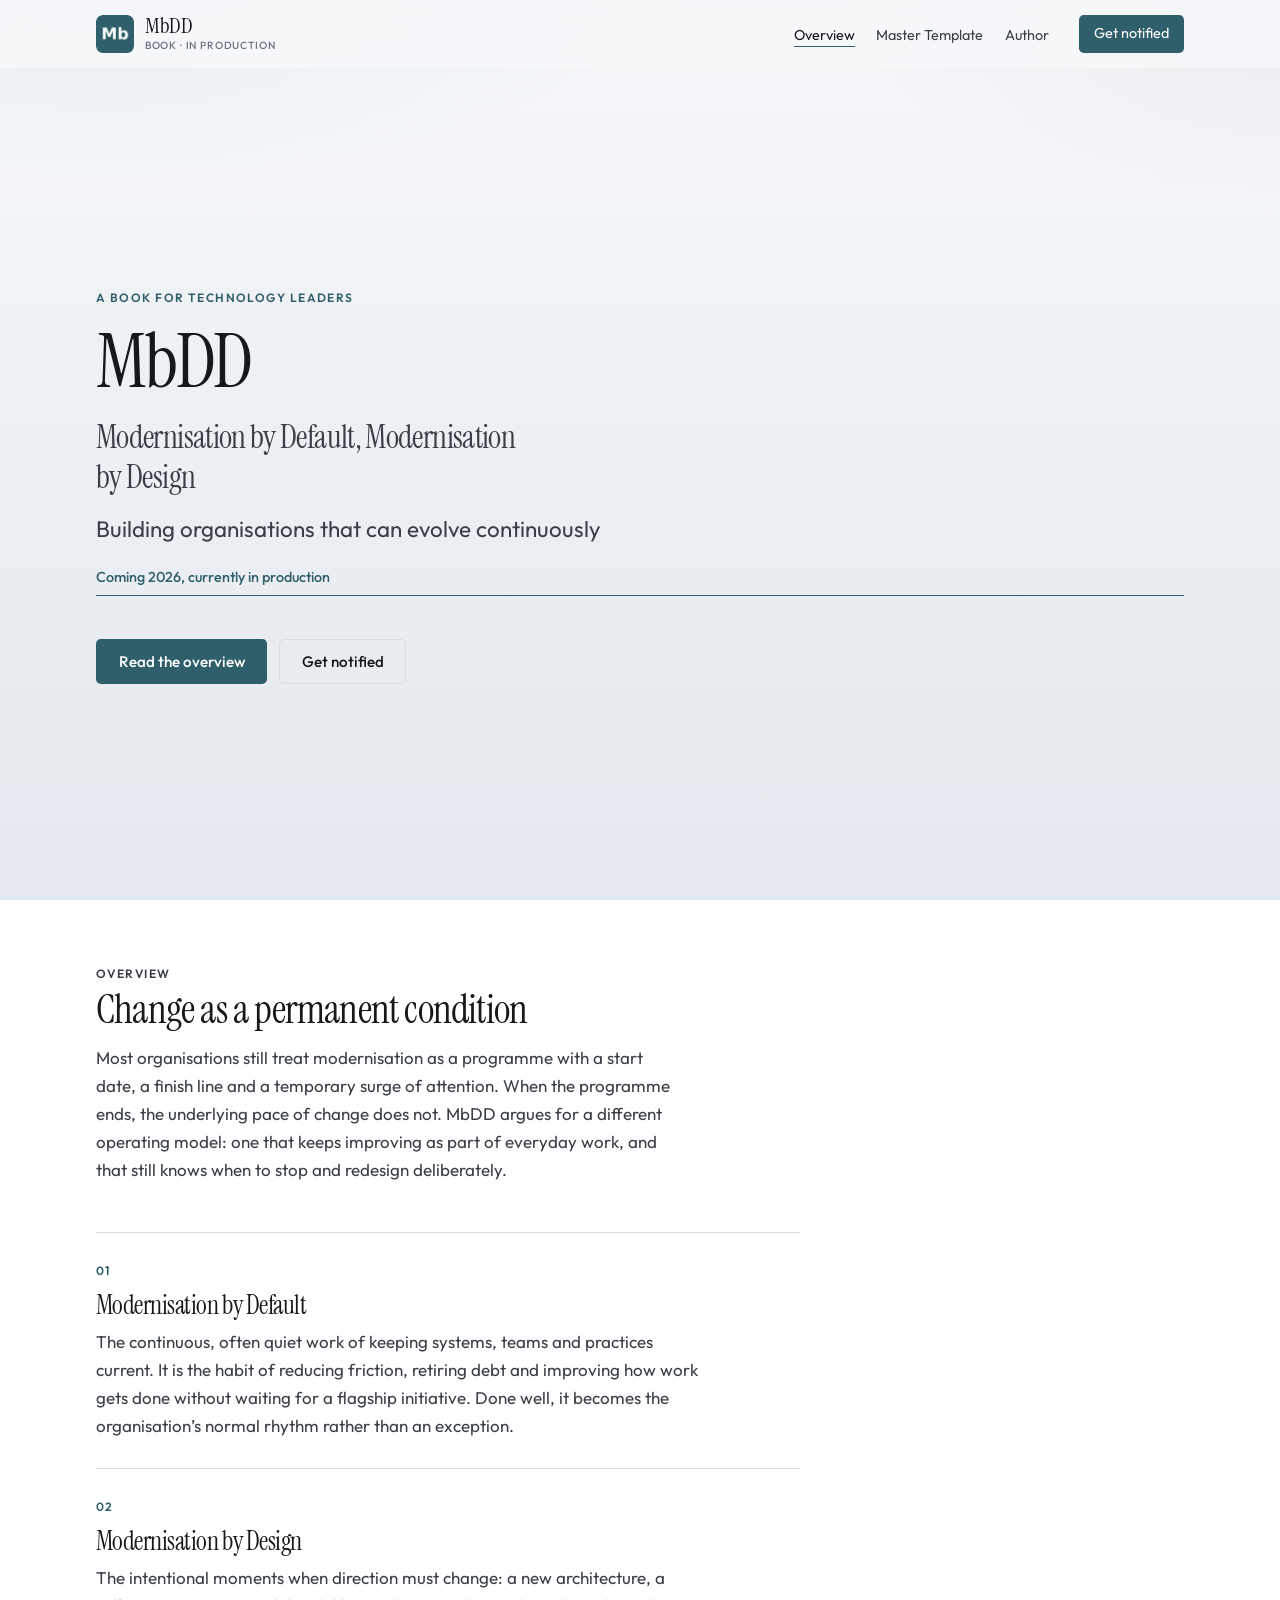
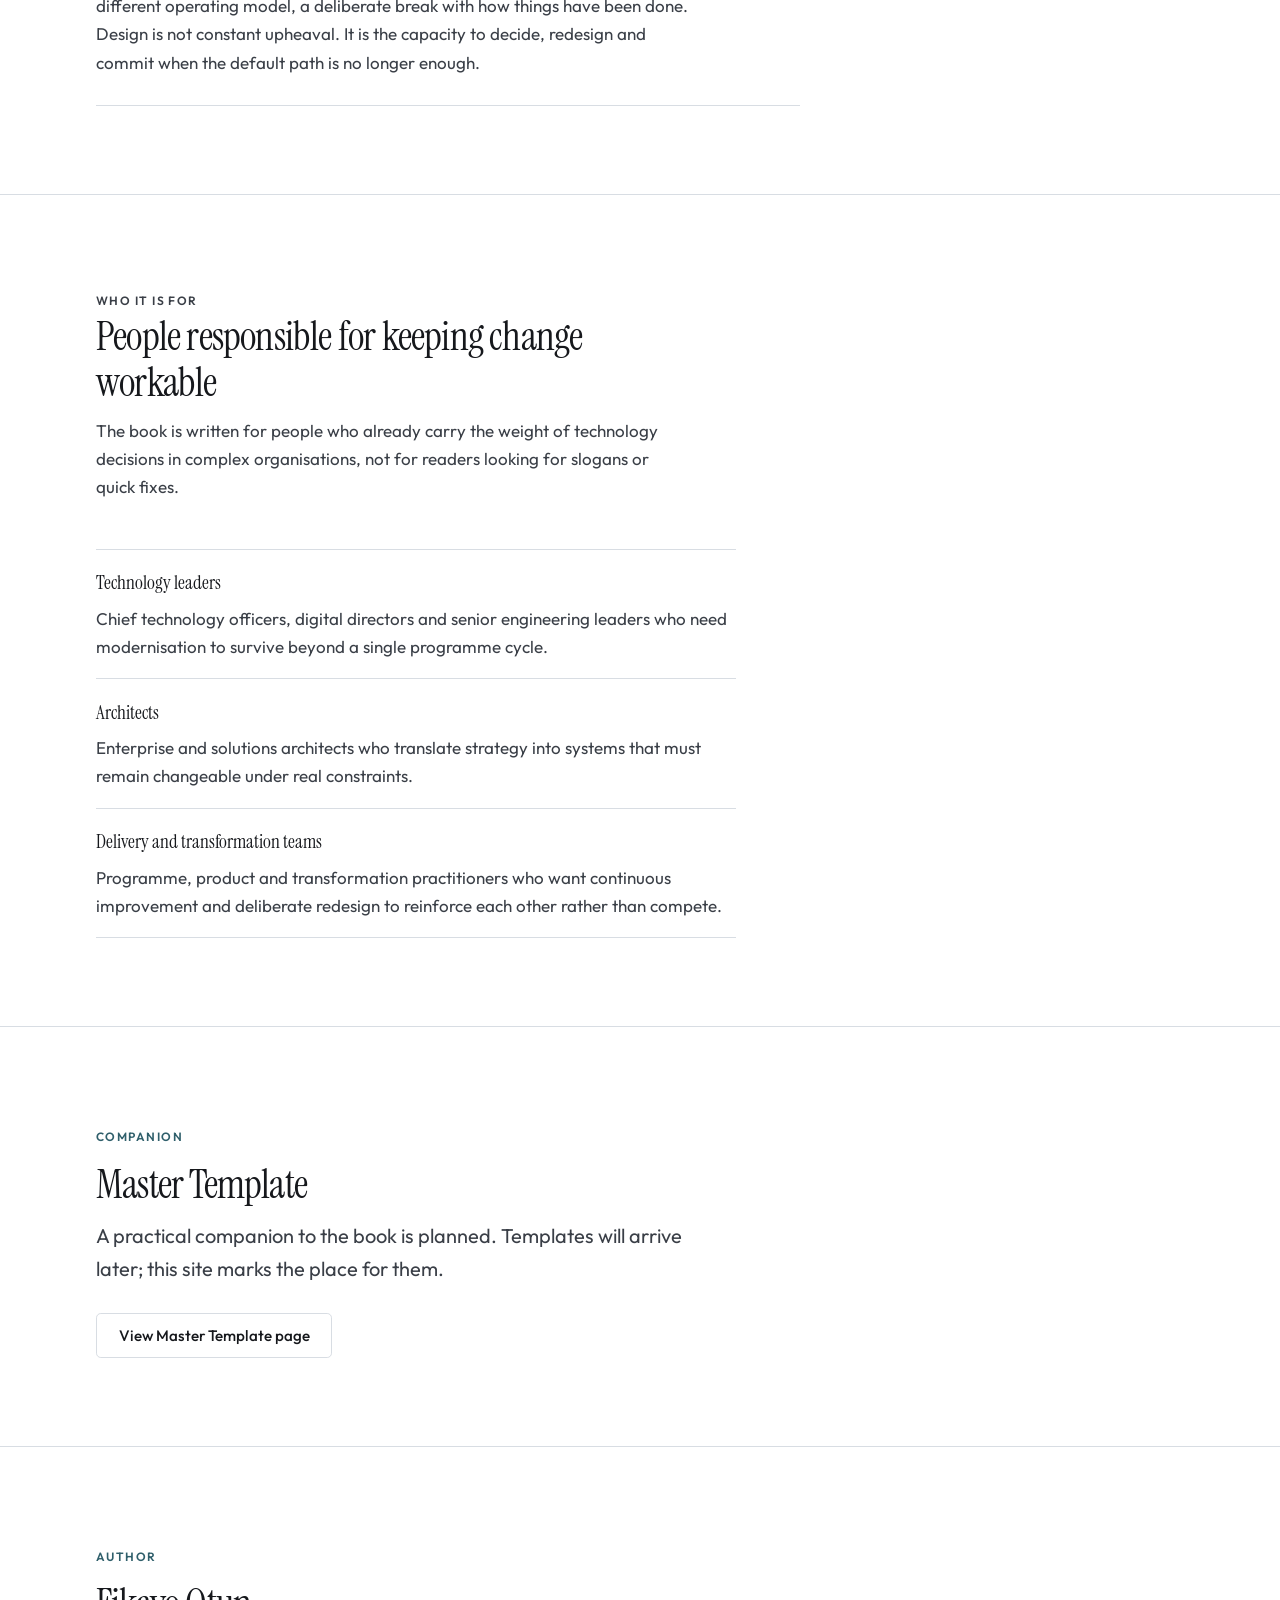
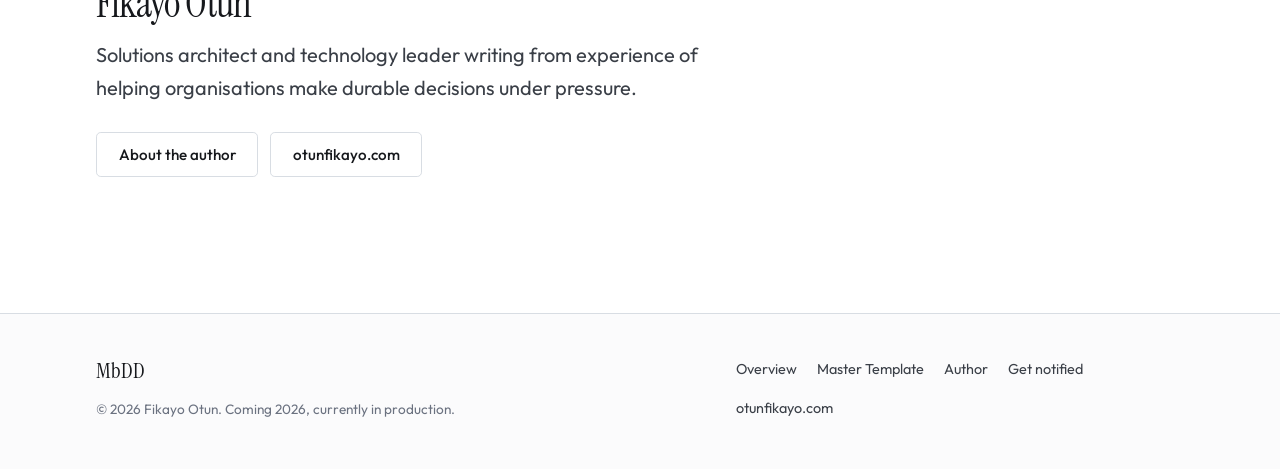
<file: index.html>
<!DOCTYPE html>
<html lang="en-GB">
  <head>
    <meta charset="utf-8" />
    <meta name="viewport" content="width=device-width, initial-scale=1" />
    <title>MbDD: Modernisation by Default, Modernisation by Design</title>
    <meta
      name="description"
      content="MbDD is a book for technology leaders on building organisations that can evolve continuously. Coming 2026, currently in production."
    />
    <link rel="canonical" href="https://mbddbook.com/" />
    <meta name="author" content="Fikayo Otun" />
    <meta name="robots" content="index, follow" />
    <meta property="og:type" content="book" />
    <meta property="og:site_name" content="MbDD" />
    <meta property="og:locale" content="en_GB" />
    <meta
      property="og:title"
      content="MbDD: Modernisation by Default, Modernisation by Design"
    />
    <meta
      property="og:description"
      content="Building organisations that can evolve continuously. Coming 2026, currently in production."
    />
    <meta property="og:url" content="https://mbddbook.com/" />
    <meta property="og:image" content="https://mbddbook.com/assets/og-cover.png" />
    <meta property="og:image:width" content="1200" />
    <meta property="og:image:height" content="630" />
    <meta property="og:image:alt" content="MbDD book cover preview" />
    <meta name="twitter:card" content="summary_large_image" />
    <meta
      name="twitter:title"
      content="MbDD: Modernisation by Default, Modernisation by Design"
    />
    <meta
      name="twitter:description"
      content="Building organisations that can evolve continuously. Coming 2026, currently in production."
    />
    <meta name="twitter:image" content="https://mbddbook.com/assets/og-cover.png" />
    <link rel="icon" type="image/png" sizes="32x32" href="favicon-32x32.png" />
    <link rel="icon" type="image/png" sizes="16x16" href="favicon-16x16.png" />
    <link rel="icon" type="image/png" href="favicon.png" />
    <link rel="shortcut icon" href="favicon.ico" />
    <link rel="apple-touch-icon" sizes="180x180" href="apple-touch-icon.png" />
    <link rel="stylesheet" href="fonts/fonts.css" />
    <link rel="stylesheet" href="css/styles.css" />
    <script type="application/ld+json">
      {
        "@context": "https://schema.org",
        "@type": "Book",
        "name": "MbDD: Modernisation by Default, Modernisation by Design",
        "alternateName": "MbDD",
        "headline": "Building organisations that can evolve continuously",
        "description": "A book for technology leaders, architects, and delivery and transformation teams on modernisation by default and modernisation by design.",
        "inLanguage": "en-GB",
        "url": "https://mbddbook.com/",
        "image": "https://mbddbook.com/assets/og-cover.png",
        "author": {
          "@type": "Person",
          "name": "Fikayo Otun",
          "url": "https://otunfikayo.com"
        }
      }
    </script>
  </head>
  <body>
    <a class="skip-link" href="#main">Skip to content</a>

    <header class="site-header">
      <div class="wrap nav">
        <a class="brand" href="./">
          <img
            class="brand-mark"
            src="assets/mbdd-mark.png"
            alt=""
            width="40"
            height="40"
            decoding="async"
          />
          <span class="brand-text"
            >MbDD<span class="brand-tagline">Book · In production</span></span
          >
        </a>
        <button
          class="nav-toggle"
          type="button"
          aria-expanded="false"
          aria-controls="site-nav"
          aria-label="Open menu"
        >
          <span class="nav-toggle-bars" aria-hidden="true"></span>
        </button>
        <ul class="nav-list" id="site-nav">
          <li><a href="./" aria-current="page">Overview</a></li>
          <li><a href="master-template/">Master Template</a></li>
          <li><a href="author/">Author</a></li>
          <li>
            <a class="nav-cta" href="contact/">Get notified</a>
          </li>
        </ul>
      </div>
    </header>

    <main id="main">
      <section class="hero wrap">
        <p class="eyebrow reveal">A book for technology leaders</p>
        <h1 class="hero-brand reveal">MbDD</h1>
        <p class="hero-title reveal reveal-delay-1">
          Modernisation by Default, Modernisation by Design
        </p>
        <p class="hero-line reveal reveal-delay-2">
          Building organisations that can evolve continuously
        </p>
        <p class="status-pill reveal reveal-delay-3">
          Coming 2026, currently in production
        </p>
        <div class="cta-row reveal reveal-delay-3">
          <a class="btn btn-primary" href="#overview">Read the overview</a>
          <a class="btn btn-ghost" href="contact/">Get notified</a>
        </div>
      </section>

      <section class="section" id="overview" aria-labelledby="overview-heading">
        <div class="wrap">
          <div class="section-head reveal">
            <p class="eyebrow">Overview</p>
            <h2 id="overview-heading">Change as a permanent condition</h2>
            <p>
              Most organisations still treat modernisation as a programme with a
              start date, a finish line and a temporary surge of attention. When
              the programme ends, the underlying pace of change does not. MbDD
              argues for a different operating model: one that keeps improving as
              part of everyday work, and that still knows when to stop and
              redesign deliberately.
            </p>
          </div>

          <div class="ideas">
            <article class="idea reveal">
              <span class="idea-label">01</span>
              <h3>Modernisation by Default</h3>
              <p>
                The continuous, often quiet work of keeping systems, teams and
                practices current. It is the habit of reducing friction, retiring
                debt and improving how work gets done without waiting for a
                flagship initiative. Done well, it becomes the organisation’s
                normal rhythm rather than an exception.
              </p>
            </article>
            <article class="idea reveal reveal-delay-1">
              <span class="idea-label">02</span>
              <h3>Modernisation by Design</h3>
              <p>
                The intentional moments when direction must change: a new
                architecture, a different operating model, a deliberate break
                with how things have been done. Design is not constant upheaval.
                It is the capacity to decide, redesign and commit when the default
                path is no longer enough.
              </p>
            </article>
          </div>
        </div>
      </section>

      <section class="section" aria-labelledby="audience-heading">
        <div class="wrap">
          <div class="section-head reveal">
            <p class="eyebrow">Who it is for</p>
            <h2 id="audience-heading">People responsible for keeping change workable</h2>
            <p>
              The book is written for people who already carry the weight of
              technology decisions in complex organisations, not for readers
              looking for slogans or quick fixes.
            </p>
          </div>
          <ul class="audience-list">
            <li class="reveal">
              <strong>Technology leaders</strong>
              Chief technology officers, digital directors and senior engineering
              leaders who need modernisation to survive beyond a single programme
              cycle.
            </li>
            <li class="reveal reveal-delay-1">
              <strong>Architects</strong>
              Enterprise and solutions architects who translate strategy into
              systems that must remain changeable under real constraints.
            </li>
            <li class="reveal reveal-delay-2">
              <strong>Delivery and transformation teams</strong>
              Programme, product and transformation practitioners who want
              continuous improvement and deliberate redesign to reinforce each
              other rather than compete.
            </li>
          </ul>
        </div>
      </section>

      <section class="section" aria-labelledby="companion-heading">
        <div class="wrap reveal">
          <p class="eyebrow">Companion</p>
          <h2 id="companion-heading">Master Template</h2>
          <p class="lede">
            A practical companion to the book is planned. Templates will arrive
            later; this site marks the place for them.
          </p>
          <div class="cta-row">
            <a class="btn btn-ghost" href="master-template/">View Master Template page</a>
          </div>
        </div>
      </section>

      <section class="section" aria-labelledby="author-teaser-heading">
        <div class="wrap reveal">
          <p class="eyebrow">Author</p>
          <h2 id="author-teaser-heading">Fikayo Otun</h2>
          <p class="lede">
            Solutions architect and technology leader writing from experience of
            helping organisations make durable decisions under pressure.
          </p>
          <div class="cta-row">
            <a class="btn btn-ghost" href="author/">About the author</a>
            <a
              class="btn btn-ghost"
              href="https://otunfikayo.com"
              target="_blank"
              rel="noopener noreferrer"
              >otunfikayo.com</a
            >
          </div>
        </div>
      </section>
    </main>

    <footer class="site-footer">
      <div class="wrap footer-inner">
        <div>
          <a class="footer-brand" href="./">MbDD</a>
          <p class="footer-meta">
            © <span data-year></span> Fikayo Otun. Coming 2026, currently in
            production.
          </p>
        </div>
        <ul class="footer-nav">
          <li><a href="./">Overview</a></li>
          <li><a href="master-template/">Master Template</a></li>
          <li><a href="author/">Author</a></li>
          <li><a href="contact/">Get notified</a></li>
          <li>
            <a
              href="https://otunfikayo.com"
              target="_blank"
              rel="noopener noreferrer"
              >otunfikayo.com</a
            >
          </li>
        </ul>
      </div>
    </footer>

    <script src="js/main.js"></script>
  </body>
</html>
</file>
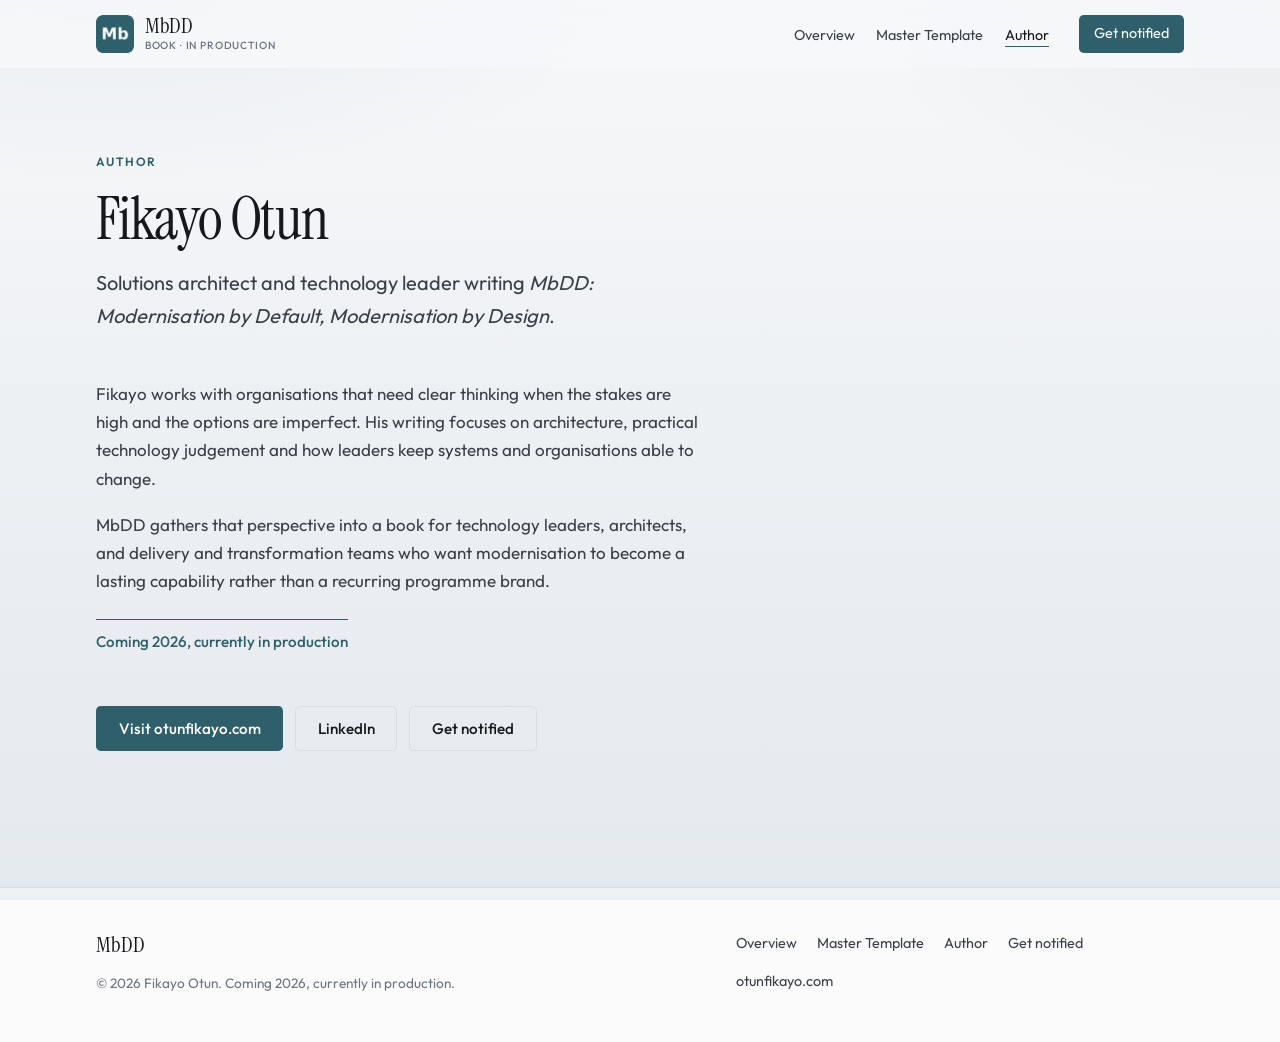
<file: author/index.html>
<!DOCTYPE html>
<html lang="en-GB">
  <head>
    <meta charset="utf-8" />
    <meta name="viewport" content="width=device-width, initial-scale=1" />
    <title>Author | MbDD</title>
    <meta
      name="description"
      content="MbDD is written by Fikayo Otun, a solutions architect and technology leader. Visit otunfikayo.com for more."
    />
    <link rel="canonical" href="https://mbddbook.com/author/" />
    <meta name="author" content="Fikayo Otun" />
    <meta name="robots" content="index, follow" />
    <meta property="og:type" content="profile" />
    <meta property="og:site_name" content="MbDD" />
    <meta property="og:locale" content="en_GB" />
    <meta property="og:title" content="Author | MbDD" />
    <meta
      property="og:description"
      content="MbDD is written by Fikayo Otun. Visit otunfikayo.com for more about his work."
    />
    <meta property="og:url" content="https://mbddbook.com/author/" />
    <meta property="og:image" content="https://mbddbook.com/assets/og-cover.png" />
    <meta property="og:image:alt" content="MbDD book cover preview" />
    <meta name="twitter:card" content="summary_large_image" />
    <meta name="twitter:title" content="Author | MbDD" />
    <meta
      name="twitter:description"
      content="MbDD is written by Fikayo Otun. Visit otunfikayo.com for more about his work."
    />
    <meta name="twitter:image" content="https://mbddbook.com/assets/og-cover.png" />
    <link rel="icon" type="image/png" sizes="32x32" href="../favicon-32x32.png" />
    <link rel="icon" type="image/png" sizes="16x16" href="../favicon-16x16.png" />
    <link rel="icon" type="image/png" href="../favicon.png" />
    <link rel="shortcut icon" href="../favicon.ico" />
    <link rel="apple-touch-icon" sizes="180x180" href="../apple-touch-icon.png" />
    <link rel="stylesheet" href="../fonts/fonts.css" />
    <link rel="stylesheet" href="../css/styles.css" />
    <script type="application/ld+json">
      {
        "@context": "https://schema.org",
        "@type": "Person",
        "name": "Fikayo Otun",
        "url": "https://otunfikayo.com",
        "jobTitle": "Solutions architect",
        "sameAs": ["https://otunfikayo.com", "https://linkedin.com/in/ofotun"]
      }
    </script>
  </head>
  <body>
    <a class="skip-link" href="#main">Skip to content</a>

    <header class="site-header">
      <div class="wrap nav">
        <a class="brand" href="../">
          <img
            class="brand-mark"
            src="../assets/mbdd-mark.png"
            alt=""
            width="40"
            height="40"
            decoding="async"
          />
          <span class="brand-text"
            >MbDD<span class="brand-tagline">Book · In production</span></span
          >
        </a>
        <button
          class="nav-toggle"
          type="button"
          aria-expanded="false"
          aria-controls="site-nav"
          aria-label="Open menu"
        >
          <span class="nav-toggle-bars" aria-hidden="true"></span>
        </button>
        <ul class="nav-list" id="site-nav">
          <li><a href="../">Overview</a></li>
          <li><a href="../master-template/">Master Template</a></li>
          <li><a href="./" aria-current="page">Author</a></li>
          <li>
            <a class="nav-cta" href="../contact/">Get notified</a>
          </li>
        </ul>
      </div>
    </header>

    <main id="main">
      <header class="page-hero wrap reveal">
        <p class="eyebrow">Author</p>
        <h1>Fikayo Otun</h1>
        <p class="lede">
          Solutions architect and technology leader writing
          <em>MbDD: Modernisation by Default, Modernisation by Design</em>.
        </p>
      </header>

      <section class="section" style="border-top: none; padding-top: 0">
        <div class="wrap reveal">
          <div class="prose">
            <p>
              Fikayo works with organisations that need clear thinking when the
              stakes are high and the options are imperfect. His writing focuses
              on architecture, practical technology judgement and how leaders
              keep systems and organisations able to change.
            </p>
            <p>
              MbDD gathers that perspective into a book for technology leaders,
              architects, and delivery and transformation teams who want
              modernisation to become a lasting capability rather than a
              recurring programme brand.
            </p>
          </div>

          <p class="status-line">Coming 2026, currently in production</p>

          <div class="cta-row">
            <a
              class="btn btn-primary"
              href="https://otunfikayo.com"
              target="_blank"
              rel="noopener noreferrer"
              >Visit otunfikayo.com</a
            >
            <a
              class="btn btn-ghost"
              href="https://linkedin.com/in/ofotun"
              target="_blank"
              rel="noopener noreferrer"
              >LinkedIn</a
            >
            <a class="btn btn-ghost" href="../contact/">Get notified</a>
          </div>
        </div>
      </section>
    </main>

    <footer class="site-footer">
      <div class="wrap footer-inner">
        <div>
          <a class="footer-brand" href="../">MbDD</a>
          <p class="footer-meta">
            © <span data-year></span> Fikayo Otun. Coming 2026, currently in
            production.
          </p>
        </div>
        <ul class="footer-nav">
          <li><a href="../">Overview</a></li>
          <li><a href="../master-template/">Master Template</a></li>
          <li><a href="./">Author</a></li>
          <li><a href="../contact/">Get notified</a></li>
          <li>
            <a
              href="https://otunfikayo.com"
              target="_blank"
              rel="noopener noreferrer"
              >otunfikayo.com</a
            >
          </li>
        </ul>
      </div>
    </footer>

    <script src="../js/main.js"></script>
  </body>
</html>
</file>
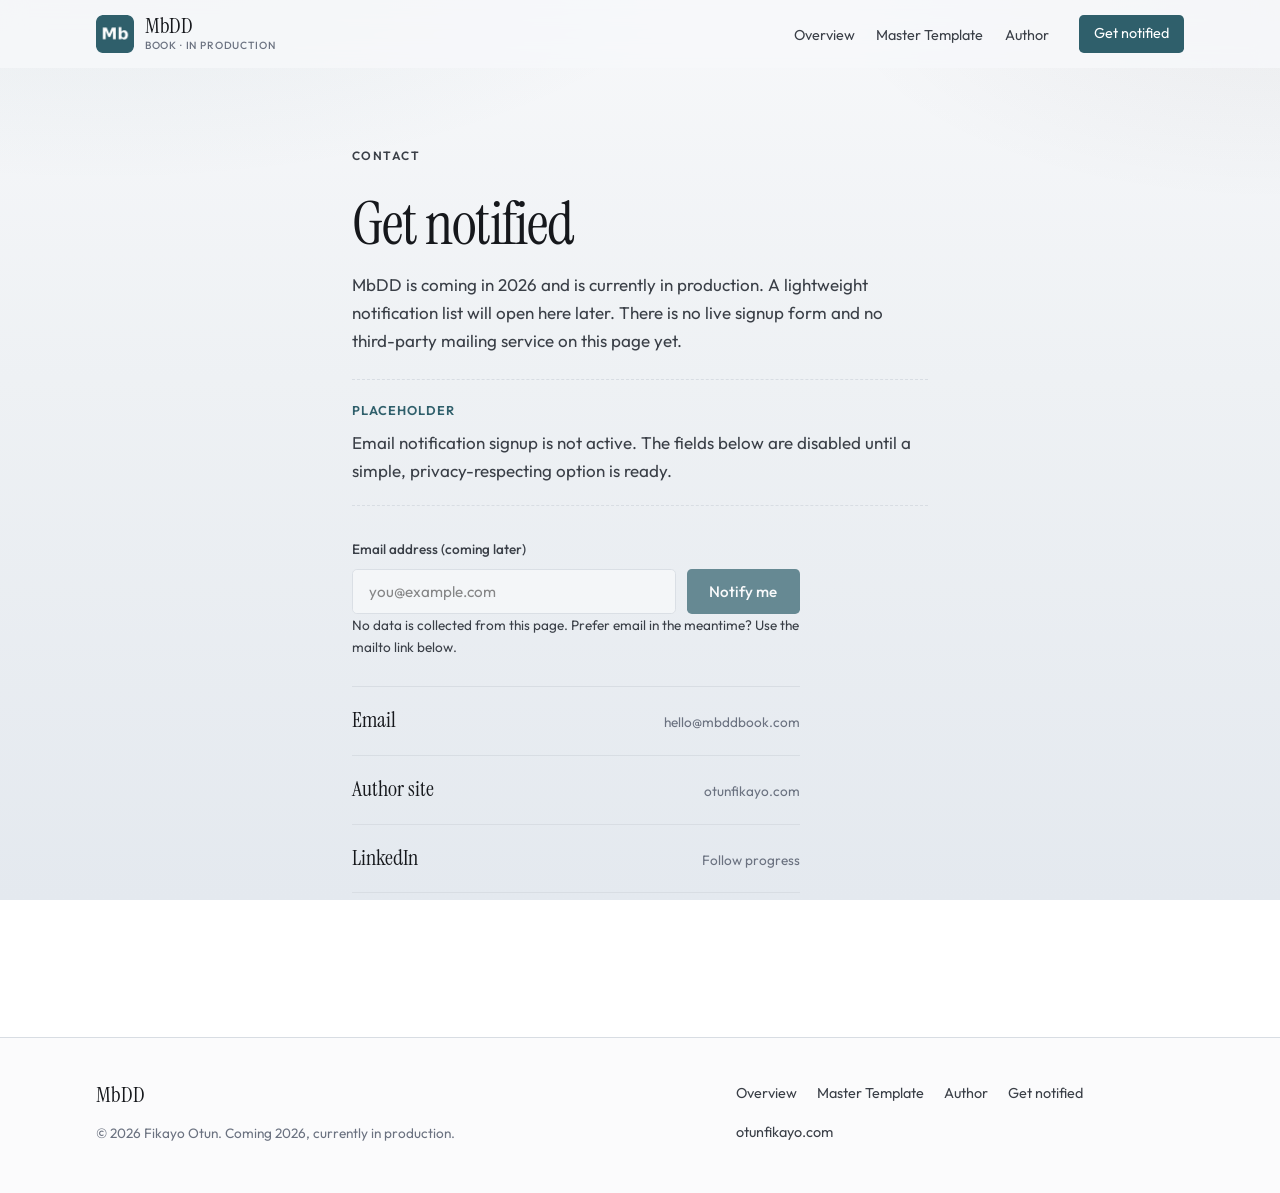
<file: contact/index.html>
<!DOCTYPE html>
<html lang="en-GB">
  <head>
    <meta charset="utf-8" />
    <meta name="viewport" content="width=device-width, initial-scale=1" />
    <title>Get notified | MbDD</title>
    <meta
      name="description"
      content="Get notified about MbDD updates. Notification signup is a placeholder for now; follow Fikayo Otun for progress."
    />
    <link rel="canonical" href="https://mbddbook.com/contact/" />
    <meta name="author" content="Fikayo Otun" />
    <meta name="robots" content="index, follow" />
    <meta property="og:type" content="website" />
    <meta property="og:site_name" content="MbDD" />
    <meta property="og:locale" content="en_GB" />
    <meta property="og:title" content="Get notified | MbDD" />
    <meta
      property="og:description"
      content="Notification signup for MbDD is coming later. Follow updates via the author site or LinkedIn."
    />
    <meta property="og:url" content="https://mbddbook.com/contact/" />
    <meta property="og:image" content="https://mbddbook.com/assets/og-cover.png" />
    <meta property="og:image:alt" content="MbDD book cover preview" />
    <meta name="twitter:card" content="summary_large_image" />
    <meta name="twitter:title" content="Get notified | MbDD" />
    <meta
      name="twitter:description"
      content="Notification signup for MbDD is coming later. Follow updates via the author site or LinkedIn."
    />
    <meta name="twitter:image" content="https://mbddbook.com/assets/og-cover.png" />
    <link rel="icon" type="image/png" sizes="32x32" href="../favicon-32x32.png" />
    <link rel="icon" type="image/png" sizes="16x16" href="../favicon-16x16.png" />
    <link rel="icon" type="image/png" href="../favicon.png" />
    <link rel="shortcut icon" href="../favicon.ico" />
    <link rel="apple-touch-icon" sizes="180x180" href="../apple-touch-icon.png" />
    <link rel="stylesheet" href="../fonts/fonts.css" />
    <link rel="stylesheet" href="../css/styles.css" />
  </head>
  <body>
    <a class="skip-link" href="#main">Skip to content</a>

    <header class="site-header">
      <div class="wrap nav">
        <a class="brand" href="../">
          <img
            class="brand-mark"
            src="../assets/mbdd-mark.png"
            alt=""
            width="40"
            height="40"
            decoding="async"
          />
          <span class="brand-text"
            >MbDD<span class="brand-tagline">Book · In production</span></span
          >
        </a>
        <button
          class="nav-toggle"
          type="button"
          aria-expanded="false"
          aria-controls="site-nav"
          aria-label="Open menu"
        >
          <span class="nav-toggle-bars" aria-hidden="true"></span>
        </button>
        <ul class="nav-list" id="site-nav">
          <li><a href="../">Overview</a></li>
          <li><a href="../master-template/">Master Template</a></li>
          <li><a href="../author/">Author</a></li>
          <li>
            <a class="nav-cta" href="./" aria-current="page">Get notified</a>
          </li>
        </ul>
      </div>
    </header>

    <main id="main">
      <div class="contact-panel wrap reveal">
        <p class="eyebrow">Contact</p>
        <h1>Get notified</h1>
        <p>
          MbDD is coming in 2026 and is currently in production. A lightweight
          notification list will open here later. There is no live signup form
          and no third-party mailing service on this page yet.
        </p>

        <aside class="placeholder-note" aria-label="Placeholder notice">
          <strong>Placeholder</strong>
          Email notification signup is not active. The fields below are disabled
          until a simple, privacy-respecting option is ready.
        </aside>

        <form class="notify-placeholder" aria-disabled="true">
          <label for="notify-email">Email address (coming later)</label>
          <div class="notify-row">
            <input
              id="notify-email"
              type="email"
              name="email"
              placeholder="you@example.com"
              autocomplete="email"
              disabled
            />
            <button class="btn btn-primary" type="button" disabled>
              Notify me
            </button>
          </div>
          <p class="notify-help">
            No data is collected from this page. Prefer email in the meantime?
            Use the mailto link below.
          </p>
        </form>

        <ul class="contact-channels">
          <li>
            <a href="mailto:hello@mbddbook.com?subject=MbDD%20updates">
              <span class="channel-name">Email</span>
              <span class="channel-hint">hello@mbddbook.com</span>
            </a>
          </li>
          <li>
            <a
              href="https://otunfikayo.com"
              target="_blank"
              rel="noopener noreferrer"
            >
              <span class="channel-name">Author site</span>
              <span class="channel-hint">otunfikayo.com</span>
            </a>
          </li>
          <li>
            <a
              href="https://linkedin.com/in/ofotun"
              target="_blank"
              rel="noopener noreferrer"
            >
              <span class="channel-name">LinkedIn</span>
              <span class="channel-hint">Follow progress</span>
            </a>
          </li>
        </ul>
      </div>
    </main>

    <footer class="site-footer">
      <div class="wrap footer-inner">
        <div>
          <a class="footer-brand" href="../">MbDD</a>
          <p class="footer-meta">
            © <span data-year></span> Fikayo Otun. Coming 2026, currently in
            production.
          </p>
        </div>
        <ul class="footer-nav">
          <li><a href="../">Overview</a></li>
          <li><a href="../master-template/">Master Template</a></li>
          <li><a href="../author/">Author</a></li>
          <li><a href="./">Get notified</a></li>
          <li>
            <a
              href="https://otunfikayo.com"
              target="_blank"
              rel="noopener noreferrer"
              >otunfikayo.com</a
            >
          </li>
        </ul>
      </div>
    </footer>

    <script src="../js/main.js"></script>
  </body>
</html>
</file>
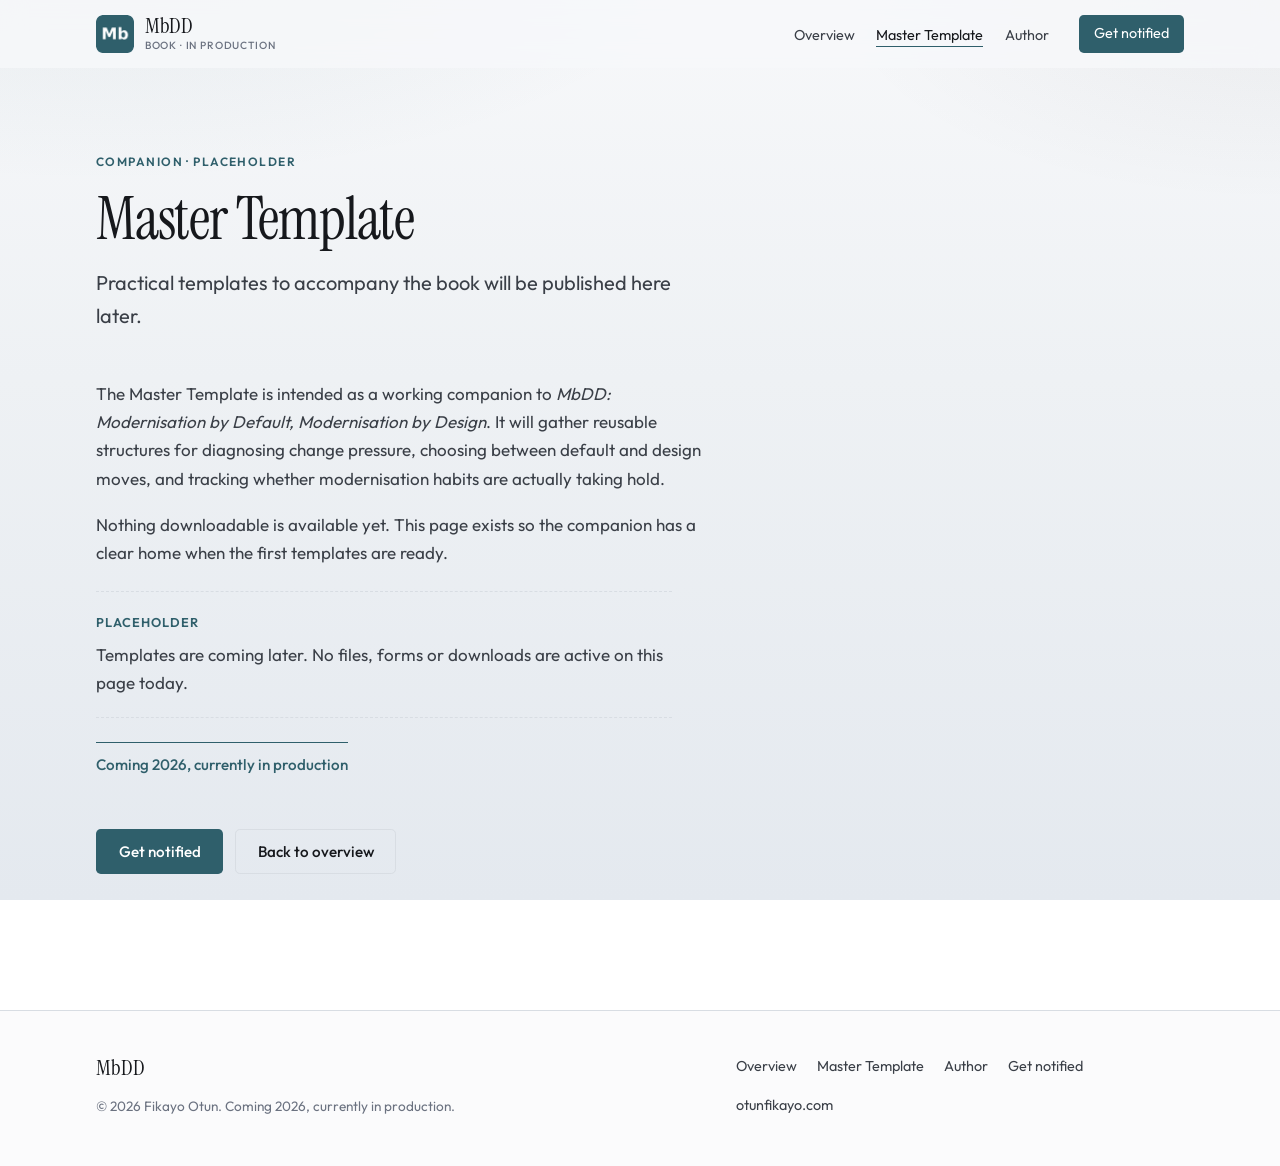
<file: master-template/index.html>
<!DOCTYPE html>
<html lang="en-GB">
  <head>
    <meta charset="utf-8" />
    <meta name="viewport" content="width=device-width, initial-scale=1" />
    <title>Master Template | MbDD</title>
    <meta
      name="description"
      content="The MbDD Master Template companion is a placeholder for now. Practical templates will be published later."
    />
    <link rel="canonical" href="https://mbddbook.com/master-template/" />
    <meta name="author" content="Fikayo Otun" />
    <meta name="robots" content="index, follow" />
    <meta property="og:type" content="website" />
    <meta property="og:site_name" content="MbDD" />
    <meta property="og:locale" content="en_GB" />
    <meta property="og:title" content="Master Template | MbDD" />
    <meta
      property="og:description"
      content="Placeholder for the MbDD Master Template companion. Templates are coming later."
    />
    <meta property="og:url" content="https://mbddbook.com/master-template/" />
    <meta property="og:image" content="https://mbddbook.com/assets/og-cover.png" />
    <meta property="og:image:alt" content="MbDD book cover preview" />
    <meta name="twitter:card" content="summary_large_image" />
    <meta name="twitter:title" content="Master Template | MbDD" />
    <meta
      name="twitter:description"
      content="Placeholder for the MbDD Master Template companion. Templates are coming later."
    />
    <meta name="twitter:image" content="https://mbddbook.com/assets/og-cover.png" />
    <link rel="icon" type="image/png" sizes="32x32" href="../favicon-32x32.png" />
    <link rel="icon" type="image/png" sizes="16x16" href="../favicon-16x16.png" />
    <link rel="icon" type="image/png" href="../favicon.png" />
    <link rel="shortcut icon" href="../favicon.ico" />
    <link rel="apple-touch-icon" sizes="180x180" href="../apple-touch-icon.png" />
    <link rel="stylesheet" href="../fonts/fonts.css" />
    <link rel="stylesheet" href="../css/styles.css" />
  </head>
  <body>
    <a class="skip-link" href="#main">Skip to content</a>

    <header class="site-header">
      <div class="wrap nav">
        <a class="brand" href="../">
          <img
            class="brand-mark"
            src="../assets/mbdd-mark.png"
            alt=""
            width="40"
            height="40"
            decoding="async"
          />
          <span class="brand-text"
            >MbDD<span class="brand-tagline">Book · In production</span></span
          >
        </a>
        <button
          class="nav-toggle"
          type="button"
          aria-expanded="false"
          aria-controls="site-nav"
          aria-label="Open menu"
        >
          <span class="nav-toggle-bars" aria-hidden="true"></span>
        </button>
        <ul class="nav-list" id="site-nav">
          <li><a href="../">Overview</a></li>
          <li><a href="./" aria-current="page">Master Template</a></li>
          <li><a href="../author/">Author</a></li>
          <li>
            <a class="nav-cta" href="../contact/">Get notified</a>
          </li>
        </ul>
      </div>
    </header>

    <main id="main">
      <header class="page-hero wrap reveal">
        <p class="eyebrow">Companion · Placeholder</p>
        <h1>Master Template</h1>
        <p class="lede">
          Practical templates to accompany the book will be published here later.
        </p>
      </header>

      <section class="section" style="border-top: none; padding-top: 0">
        <div class="wrap reveal">
          <div class="prose">
            <p>
              The Master Template is intended as a working companion to
              <em>MbDD: Modernisation by Default, Modernisation by Design</em>.
              It will gather reusable structures for diagnosing change pressure,
              choosing between default and design moves, and tracking whether
              modernisation habits are actually taking hold.
            </p>
            <p>
              Nothing downloadable is available yet. This page exists so the
              companion has a clear home when the first templates are ready.
            </p>
          </div>

          <aside class="placeholder-note" aria-label="Placeholder notice">
            <strong>Placeholder</strong>
            Templates are coming later. No files, forms or downloads are active
            on this page today.
          </aside>

          <p class="status-line">Coming 2026, currently in production</p>

          <div class="cta-row">
            <a class="btn btn-primary" href="../contact/">Get notified</a>
            <a class="btn btn-ghost" href="../">Back to overview</a>
          </div>
        </div>
      </section>
    </main>

    <footer class="site-footer">
      <div class="wrap footer-inner">
        <div>
          <a class="footer-brand" href="../">MbDD</a>
          <p class="footer-meta">
            © <span data-year></span> Fikayo Otun. Coming 2026, currently in
            production.
          </p>
        </div>
        <ul class="footer-nav">
          <li><a href="../">Overview</a></li>
          <li><a href="./">Master Template</a></li>
          <li><a href="../author/">Author</a></li>
          <li><a href="../contact/">Get notified</a></li>
          <li>
            <a
              href="https://otunfikayo.com"
              target="_blank"
              rel="noopener noreferrer"
              >otunfikayo.com</a
            >
          </li>
        </ul>
      </div>
    </footer>

    <script src="../js/main.js"></script>
  </body>
</html>
</file>
<file: fonts/fonts.css>
@font-face {
  font-family: 'Instrument Serif';
  font-style: italic;
  font-weight: 400;
  font-display: swap;
  src: url(./InstrumentSerif-400-italic.woff2) format('woff2');
  unicode-range: U+0000-00FF, U+0131, U+0152-0153, U+02BB-02BC, U+02C6, U+02DA, U+02DC, U+0304, U+0308, U+0329, U+2000-206F, U+20AC, U+2122, U+2191, U+2193, U+2212, U+2215, U+FEFF, U+FFFD;
}

@font-face {
  font-family: 'Instrument Serif';
  font-style: normal;
  font-weight: 400;
  font-display: swap;
  src: url(./InstrumentSerif-400-normal.woff2) format('woff2');
  unicode-range: U+0000-00FF, U+0131, U+0152-0153, U+02BB-02BC, U+02C6, U+02DA, U+02DC, U+0304, U+0308, U+0329, U+2000-206F, U+20AC, U+2122, U+2191, U+2193, U+2212, U+2215, U+FEFF, U+FFFD;
}

@font-face {
  font-family: 'Outfit';
  font-style: normal;
  font-weight: 300 600;
  font-display: swap;
  src: url(./Outfit.woff2) format('woff2');
  unicode-range: U+0000-00FF, U+0131, U+0152-0153, U+02BB-02BC, U+02C6, U+02DA, U+02DC, U+0304, U+0308, U+0329, U+2000-206F, U+20AC, U+2122, U+2191, U+2193, U+2212, U+2215, U+FEFF, U+FFFD;
}
</file>
<file: css/styles.css>
/* MbDD book site
   Charcoal / ink + restrained slate-teal accent (aligned with otunfikayo.com) */

:root {
  --ink: #16181c;
  --ink-soft: #3a3f47;
  --muted: #6b7280;
  --line: #d8dde3;
  --paper: #eef1f4;
  --paper-deep: #e4e9ef;
  --surface: #f7f8fa;
  --accent: #2f5f6b;
  --accent-hover: #254c56;
  --accent-soft: rgba(47, 95, 107, 0.1);
  --max: 68rem;
  --nav-h: 4.25rem;
  --ease: cubic-bezier(0.22, 1, 0.36, 1);
  --font-display: "Instrument Serif", "Iowan Old Style", Georgia, serif;
  --font-body: "Outfit", "Avenir Next", "Segoe UI", sans-serif;
}

*,
*::before,
*::after {
  box-sizing: border-box;
}

html {
  scroll-behavior: smooth;
  -webkit-text-size-adjust: 100%;
}

body {
  margin: 0;
  min-height: 100vh;
  font-family: var(--font-body);
  font-weight: 400;
  font-size: 1.0625rem;
  line-height: 1.65;
  color: var(--ink);
  background:
    radial-gradient(ellipse 90% 55% at 8% -10%, rgba(47, 95, 107, 0.09), transparent 55%),
    radial-gradient(ellipse 70% 45% at 100% 0%, rgba(22, 24, 28, 0.05), transparent 50%),
    linear-gradient(180deg, var(--surface) 0%, var(--paper) 42%, var(--paper-deep) 100%);
  background-attachment: fixed;
  -webkit-font-smoothing: antialiased;
}

img {
  max-width: 100%;
  display: block;
}

a {
  color: var(--accent);
  text-underline-offset: 0.18em;
  transition: color 0.2s var(--ease);
}

a:hover {
  color: var(--accent-hover);
}

a:focus-visible,
button:focus-visible {
  outline: 2px solid var(--accent);
  outline-offset: 3px;
}

.skip-link {
  position: absolute;
  left: 1rem;
  top: -100%;
  z-index: 100;
  padding: 0.65rem 1rem;
  background: var(--ink);
  color: #fff;
  text-decoration: none;
  border-radius: 0.25rem;
}

.skip-link:focus {
  top: 1rem;
}

.wrap {
  width: min(100% - 2.5rem, var(--max));
  margin-inline: auto;
}

.site-header {
  position: sticky;
  top: 0;
  z-index: 50;
  height: var(--nav-h);
  backdrop-filter: blur(12px);
  background: rgba(247, 248, 250, 0.82);
  border-bottom: 1px solid transparent;
  transition: border-color 0.3s var(--ease), background 0.3s var(--ease);
}

.site-header.is-scrolled {
  border-bottom-color: var(--line);
  background: rgba(247, 248, 250, 0.94);
}

.nav {
  display: flex;
  align-items: center;
  justify-content: space-between;
  height: var(--nav-h);
  gap: 1rem;
}

.brand {
  display: inline-flex;
  align-items: center;
  gap: 0.7rem;
  font-family: var(--font-display);
  font-size: 1.35rem;
  font-weight: 400;
  letter-spacing: -0.01em;
  color: var(--ink);
  text-decoration: none;
  line-height: 1;
}

.brand:hover {
  color: var(--ink);
}

.brand-mark {
  width: 2.35rem;
  height: 2.35rem;
  border-radius: 0.4rem;
  flex-shrink: 0;
}

.brand-text {
  display: block;
  line-height: 1;
}

.brand-tagline {
  display: block;
  font-family: var(--font-body);
  font-size: 0.65rem;
  font-weight: 500;
  letter-spacing: 0.08em;
  text-transform: uppercase;
  color: var(--muted);
  margin-top: 0.2rem;
}

.nav-toggle {
  display: none;
  width: 2.5rem;
  height: 2.5rem;
  padding: 0;
  border: 1px solid var(--line);
  background: var(--surface);
  border-radius: 0.35rem;
  cursor: pointer;
  align-items: center;
  justify-content: center;
}

.nav-toggle-bars {
  display: block;
  width: 1.1rem;
  height: 1px;
  background: var(--ink);
  box-shadow: 0 -5px 0 var(--ink), 0 5px 0 var(--ink);
}

.nav-list {
  display: flex;
  align-items: center;
  gap: 0.15rem 1.35rem;
  list-style: none;
  margin: 0;
  padding: 0;
}

.nav-list a {
  font-size: 0.9rem;
  font-weight: 400;
  color: var(--ink-soft);
  text-decoration: none;
  position: relative;
}

.nav-list a::after {
  content: "";
  position: absolute;
  left: 0;
  bottom: -0.2rem;
  width: 100%;
  height: 1px;
  background: var(--accent);
  transform: scaleX(0);
  transform-origin: left;
  transition: transform 0.35s var(--ease);
}

.nav-list a:hover,
.nav-list a[aria-current="page"] {
  color: var(--ink);
}

.nav-list a:hover::after,
.nav-list a[aria-current="page"]::after {
  transform: scaleX(1);
}

.nav-cta {
  display: inline-flex;
  align-items: center;
  margin-left: 0.5rem;
  padding: 0.45rem 0.95rem;
  font-size: 0.85rem;
  font-weight: 500;
  color: #fff !important;
  background: var(--accent);
  text-decoration: none !important;
  border-radius: 0.3rem;
  transition: background 0.2s var(--ease), transform 0.2s var(--ease);
}

.nav-cta::after {
  display: none !important;
}

.nav-cta:hover {
  background: var(--accent-hover);
  color: #fff !important;
  transform: translateY(-1px);
}

h1,
h2,
h3 {
  font-family: var(--font-display);
  font-weight: 400;
  line-height: 1.15;
  letter-spacing: -0.02em;
  color: var(--ink);
  margin: 0 0 0.75rem;
}

h1 {
  font-size: clamp(2.4rem, 5.5vw, 3.75rem);
}

h2 {
  font-size: clamp(1.85rem, 3.5vw, 2.5rem);
}

h3 {
  font-size: clamp(1.35rem, 2.2vw, 1.65rem);
}

.lede {
  font-size: clamp(1.1rem, 1.8vw, 1.25rem);
  color: var(--ink-soft);
  max-width: 38rem;
  margin: 0;
}

.eyebrow {
  display: inline-block;
  font-size: 0.75rem;
  font-weight: 600;
  letter-spacing: 0.12em;
  text-transform: uppercase;
  color: var(--accent);
  margin-bottom: 0.85rem;
}

.btn {
  display: inline-flex;
  align-items: center;
  justify-content: center;
  gap: 0.4rem;
  padding: 0.75rem 1.35rem;
  font-family: var(--font-body);
  font-size: 0.95rem;
  font-weight: 500;
  line-height: 1.25;
  text-decoration: none;
  border-radius: 0.3rem;
  border: 1px solid transparent;
  cursor: pointer;
  appearance: none;
  -webkit-appearance: none;
  transition: background 0.2s var(--ease), color 0.2s var(--ease),
    border-color 0.2s var(--ease), transform 0.2s var(--ease);
}

.btn:hover {
  transform: translateY(-1px);
}

.btn-primary {
  background: var(--accent);
  color: #fff;
}

.btn-primary:hover {
  background: var(--accent-hover);
  color: #fff;
}

.btn-ghost {
  background: transparent;
  color: var(--ink);
  border-color: var(--line);
}

.btn-ghost:hover {
  border-color: var(--ink-soft);
  color: var(--ink);
}

.cta-row {
  display: flex;
  flex-wrap: wrap;
  gap: 0.75rem;
  margin-top: 1.75rem;
}

.hero {
  padding: clamp(3.5rem, 10vw, 6.5rem) 0 clamp(3rem, 8vw, 5rem);
  min-height: calc(100vh - var(--nav-h) - 2rem);
  display: flex;
  flex-direction: column;
  justify-content: center;
}

.hero-brand {
  font-family: var(--font-display);
  font-size: clamp(2.8rem, 7vw, 4.75rem);
  line-height: 1.05;
  letter-spacing: -0.03em;
  margin: 0 0 1rem;
  color: var(--ink);
}

.hero-title {
  font-family: var(--font-display);
  font-size: clamp(1.45rem, 3vw, 2rem);
  line-height: 1.25;
  letter-spacing: -0.02em;
  color: var(--ink-soft);
  max-width: 28rem;
  margin: 0 0 1rem;
  font-weight: 400;
}

.hero-line {
  font-size: clamp(1.15rem, 2.2vw, 1.4rem);
  line-height: 1.45;
  color: var(--ink-soft);
  max-width: 34rem;
  margin: 0;
  font-weight: 400;
}

.hero-support {
  margin-top: 1rem;
  font-size: 1.05rem;
  color: var(--muted);
  max-width: 32rem;
}

.status-pill {
  display: inline-block;
  margin-top: 1.25rem;
  font-size: 0.9rem;
  font-weight: 500;
  color: var(--accent);
  padding-bottom: 0.35rem;
  border-bottom: 1px solid var(--accent);
}

.section {
  padding: clamp(3.5rem, 8vw, 5.5rem) 0;
}

.section + .section {
  border-top: 1px solid var(--line);
}

.section-head {
  max-width: 36rem;
  margin-bottom: clamp(2rem, 4vw, 3rem);
}

.section-head p {
  color: var(--ink-soft);
  margin: 0.5rem 0 0;
}

.ideas {
  display: grid;
  gap: 0;
  max-width: 44rem;
}

.idea {
  padding: 1.75rem 0;
  border-top: 1px solid var(--line);
}

.idea:last-child {
  border-bottom: 1px solid var(--line);
}

.idea-label {
  display: block;
  font-size: 0.75rem;
  font-weight: 600;
  letter-spacing: 0.1em;
  text-transform: uppercase;
  color: var(--accent);
  margin-bottom: 0.55rem;
}

.idea h3 {
  margin-bottom: 0.5rem;
}

.idea p {
  margin: 0;
  color: var(--ink-soft);
  max-width: 38rem;
}

.audience-list {
  list-style: none;
  margin: 0;
  padding: 0;
  max-width: 40rem;
}

.audience-list li {
  padding: 1.1rem 0;
  border-top: 1px solid var(--line);
  color: var(--ink-soft);
}

.audience-list li:last-child {
  border-bottom: 1px solid var(--line);
}

.audience-list strong {
  display: block;
  font-family: var(--font-display);
  font-size: 1.2rem;
  font-weight: 400;
  color: var(--ink);
  margin-bottom: 0.35rem;
}

.page-hero {
  padding: clamp(2.75rem, 7vw, 4.5rem) 0 clamp(2rem, 4vw, 3rem);
}

.page-hero .lede {
  margin-top: 0.75rem;
}

.prose {
  max-width: 38rem;
}

.prose p {
  color: var(--ink-soft);
  margin: 0 0 1.15rem;
}

.prose p:last-child {
  margin-bottom: 0;
}

.placeholder-note {
  margin-top: 1.5rem;
  padding: 1.25rem 0;
  border-top: 1px dashed var(--line);
  border-bottom: 1px dashed var(--line);
  color: var(--ink-soft);
  max-width: 36rem;
}

.placeholder-note strong {
  display: block;
  font-family: var(--font-body);
  font-weight: 600;
  font-size: 0.8rem;
  letter-spacing: 0.08em;
  text-transform: uppercase;
  color: var(--accent);
  margin-bottom: 0.5rem;
}

.status-line {
  display: inline-block;
  margin-top: 1.5rem;
  padding: 0.55rem 0;
  font-size: 0.95rem;
  font-weight: 500;
  color: var(--accent);
  border-top: 1px solid var(--accent);
}

.contact-panel {
  padding: clamp(2.5rem, 7vw, 4.5rem) 0 clamp(4rem, 10vw, 6rem);
  max-width: 36rem;
}

.contact-panel p {
  color: var(--ink-soft);
  margin: 0 0 1.5rem;
}

.contact-channels {
  list-style: none;
  margin: 1.75rem 0 0;
  padding: 0;
  max-width: 28rem;
}

.contact-channels li {
  border-top: 1px solid var(--line);
}

.contact-channels li:last-child {
  border-bottom: 1px solid var(--line);
}

.contact-channels a {
  display: flex;
  align-items: baseline;
  justify-content: space-between;
  gap: 1rem;
  padding: 1rem 0;
  text-decoration: none;
  color: var(--ink);
}

.contact-channels a:hover {
  color: var(--accent);
}

.contact-channels .channel-name {
  font-family: var(--font-display);
  font-size: 1.35rem;
}

.contact-channels .channel-hint {
  font-size: 0.85rem;
  color: var(--muted);
}

.notify-placeholder {
  margin-top: 2rem;
  max-width: 28rem;
}

.notify-placeholder label {
  display: block;
  font-size: 0.85rem;
  font-weight: 500;
  color: var(--ink-soft);
  margin-bottom: 0.5rem;
}

.notify-row {
  display: flex;
  flex-wrap: wrap;
  gap: 0.65rem;
}

.notify-row input[type="email"] {
  flex: 1 1 12rem;
  min-width: 0;
  padding: 0.75rem 1rem;
  font-family: var(--font-body);
  font-size: 0.95rem;
  border: 1px solid var(--line);
  border-radius: 0.3rem;
  background: rgba(255, 255, 255, 0.55);
  color: var(--ink);
}

.notify-row input[type="email"]:disabled {
  opacity: 0.85;
  cursor: not-allowed;
}

.notify-row .btn:disabled {
  opacity: 0.7;
  cursor: not-allowed;
  transform: none;
}

.notify-help {
  margin: 0.65rem 0 0;
  font-size: 0.85rem;
  color: var(--muted);
}

.site-footer {
  margin-top: clamp(2rem, 5vw, 3rem);
  padding: 2.5rem 0 3rem;
  border-top: 1px solid var(--line);
  background: rgba(247, 248, 250, 0.55);
}

.footer-inner {
  display: flex;
  flex-wrap: wrap;
  justify-content: space-between;
  gap: 2rem;
}

.footer-brand {
  font-family: var(--font-display);
  font-size: 1.35rem;
  color: var(--ink);
  text-decoration: none;
}

.footer-brand:hover {
  color: var(--ink);
}

.footer-meta {
  margin: 0.5rem 0 0;
  font-size: 0.85rem;
  color: var(--muted);
}

.footer-nav {
  display: flex;
  flex-wrap: wrap;
  gap: 0.65rem 1.25rem;
  list-style: none;
  margin: 0;
  padding: 0;
  max-width: 28rem;
}

.footer-nav a {
  font-size: 0.9rem;
  color: var(--ink-soft);
  text-decoration: none;
}

.footer-nav a:hover {
  color: var(--accent);
}

.error-page {
  min-height: calc(100vh - var(--nav-h));
  display: flex;
  align-items: center;
  padding: 3rem 0 4rem;
}

.error-page h1 {
  font-size: clamp(3rem, 8vw, 5rem);
  margin-bottom: 0.5rem;
}

.reveal {
  opacity: 0;
  transform: translateY(1rem);
  transition: opacity 0.7s var(--ease), transform 0.7s var(--ease);
}

.reveal.is-visible {
  opacity: 1;
  transform: none;
}

.reveal-delay-1 {
  transition-delay: 0.08s;
}

.reveal-delay-2 {
  transition-delay: 0.16s;
}

.reveal-delay-3 {
  transition-delay: 0.24s;
}

@media (prefers-reduced-motion: reduce) {
  html {
    scroll-behavior: auto;
  }

  .reveal {
    opacity: 1;
    transform: none;
    transition: none;
  }

  .btn:hover,
  .nav-cta:hover {
    transform: none;
  }
}

@media (max-width: 52rem) {
  .nav-toggle {
    display: inline-flex;
  }

  .nav-list {
    display: none;
    position: absolute;
    top: var(--nav-h);
    left: 0;
    right: 0;
    flex-direction: column;
    align-items: stretch;
    gap: 0;
    padding: 0.75rem 1.25rem 1.25rem;
    background: rgba(247, 248, 250, 0.98);
    border-bottom: 1px solid var(--line);
  }

  .nav-list.is-open {
    display: flex;
  }

  .nav-list li {
    border-top: 1px solid var(--line);
  }

  .nav-list a {
    display: block;
    padding: 0.9rem 0;
  }

  .nav-list a::after {
    display: none;
  }

  .nav-cta {
    margin: 0.75rem 0 0;
    justify-content: center;
  }

  .hero {
    min-height: auto;
  }
}
</file>
